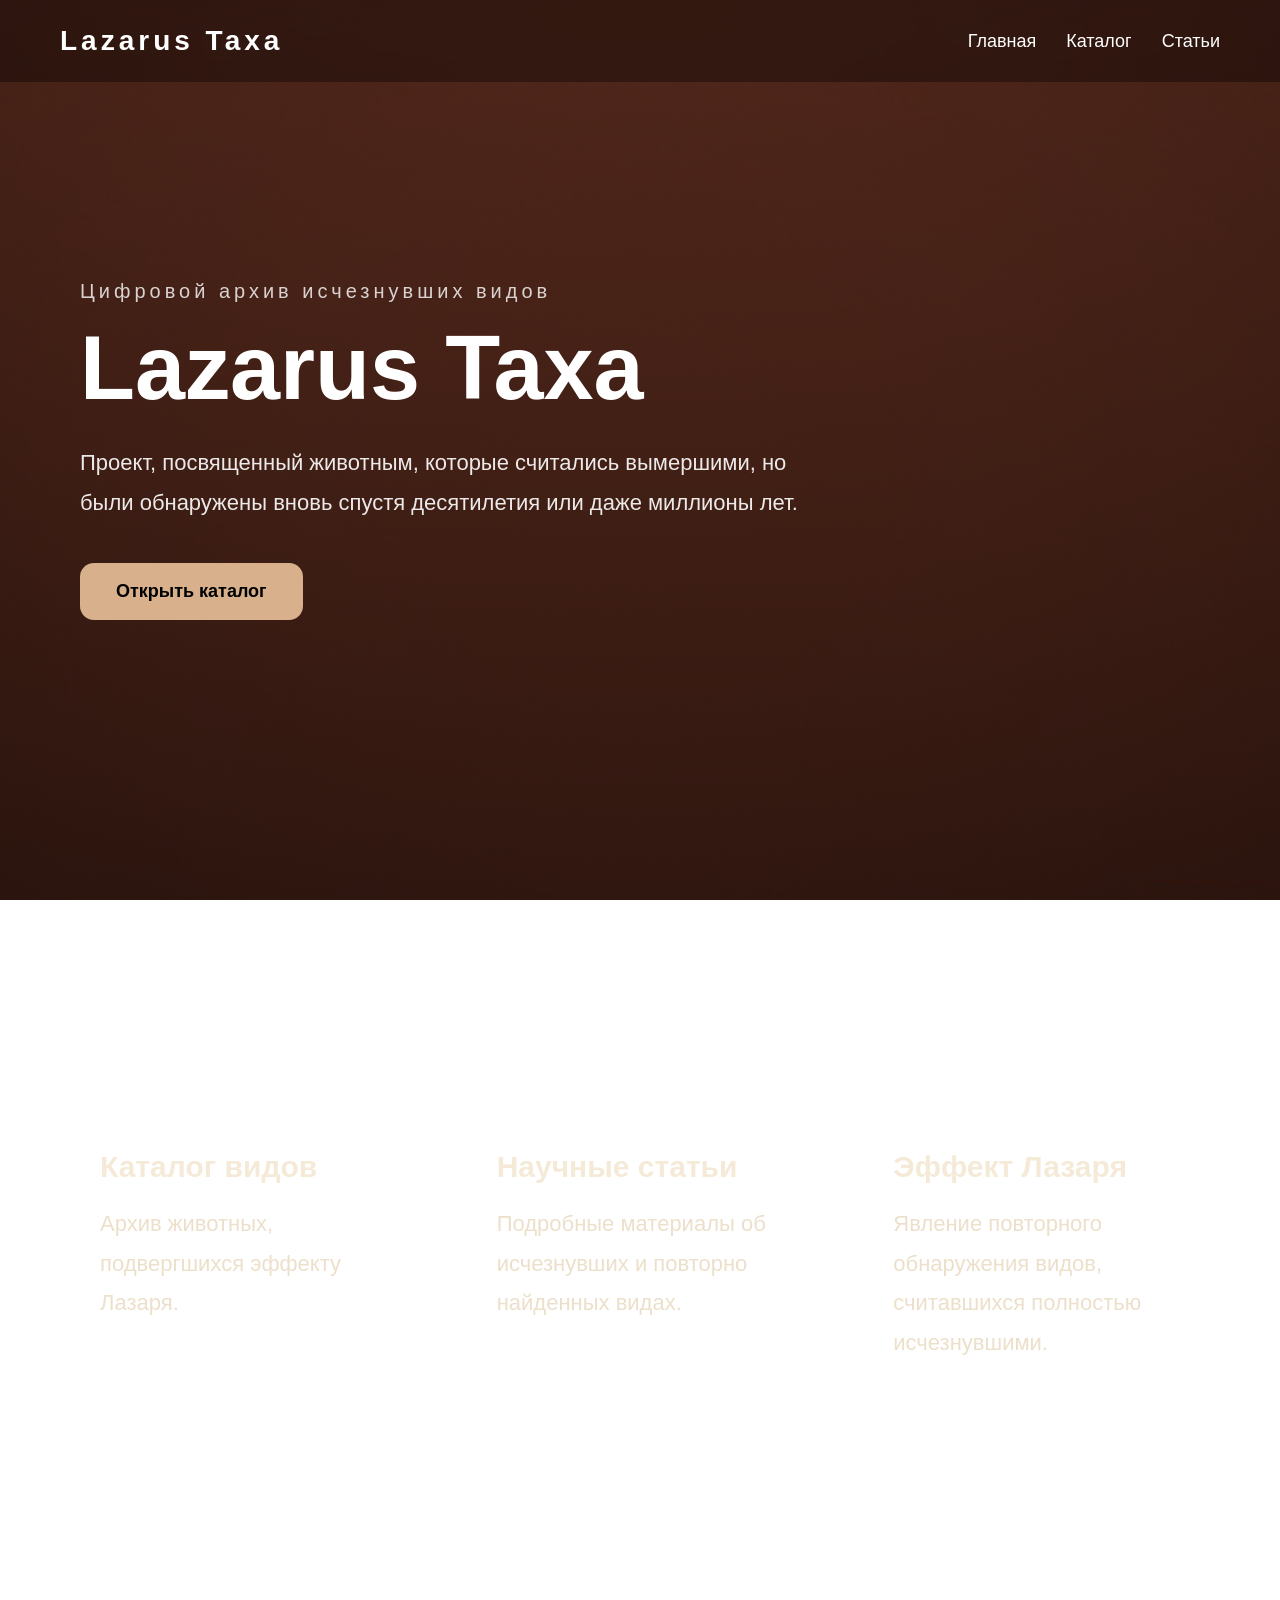
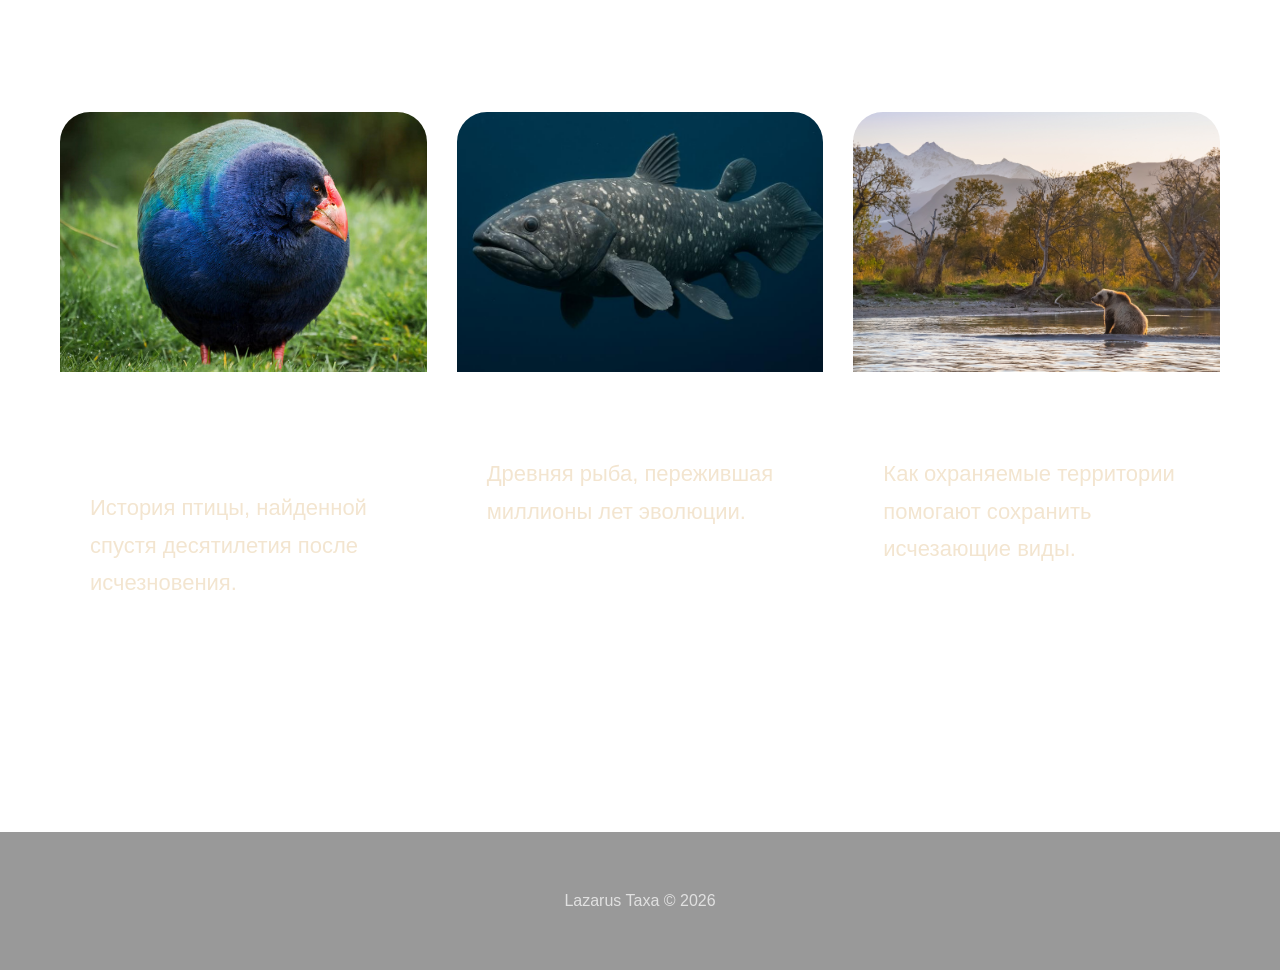
<file: index.html>
<!DOCTYPE html>
<html lang="ru">
<head>

  <meta charset="UTF-8">

  <meta name="viewport" content="width=device-width, initial-scale=1.0">

  <title>Lazarus Taxa</title>

  <link rel="stylesheet" href="style.css">

</head>

<body>

<header class="header">

  <div class="logo">
    Lazarus Taxa
  </div>

  <nav>

    <a href="index.html">
      Главная
    </a>

    <a href="catalog.html">
      Каталог
    </a>

    <a href="articles.html">
      Статьи
    </a>

  </nav>

</header>

<section class="hero">

  <div class="hero-content">

    <div class="hero-subtitle">
      Цифровой архив исчезнувших видов
    </div>

    <h1>
      Lazarus Taxa
    </h1>

    <p>
      Проект, посвященный животным, которые считались вымершими,
      но были обнаружены вновь спустя десятилетия или даже миллионы лет.
    </p>

    <a href="catalog.html" class="hero-btn">
      Открыть каталог
    </a>

  </div>

</section>

<section class="features">

  <h2 class="section-title">
    Разделы проекта
  </h2>

  <div class="features-grid">

    <a href="catalog.html" class="feature-card">

      <h3>
        Каталог видов
      </h3>

      <p>
        Архив животных, подвергшихся эффекту Лазаря.
      </p>

    </a>

    <a href="articles.html" class="feature-card">

      <h3>
        Научные статьи
      </h3>

      <p>
        Подробные материалы об исчезнувших и повторно найденных видах.
      </p>

    </a>

    <a href="article.html?id=7" class="feature-card">

      <h3>
        Эффект Лазаря
      </h3>

      <p>
        Явление повторного обнаружения видов,
        считавшихся полностью исчезнувшими.
      </p>

    </a>

  </div>

</section>

<section class="articles">

  <h2 class="section-title">
    Последние статьи
  </h2>

  <div class="articles-grid">

    <a href="article.html?id=1" class="article-preview">

      <img src="images/takahe.jpg">

      <div class="article-preview-content">

        <h3>
          Возвращение такахе
        </h3>

        <p>
          История птицы, найденной спустя десятилетия после исчезновения.
        </p>

      </div>

    </a>

    <a href="article.html?id=3" class="article-preview">

      <img src="images/fish.jpg">

      <div class="article-preview-content">

        <h3>
          Латимерия
        </h3>

        <p>
          Древняя рыба, пережившая миллионы лет эволюции.
        </p>

      </div>

    </a>

    <a href="article.html?id=5" class="article-preview">

      <img src="images/reserve.jpg">

      <div class="article-preview-content">

        <h3>
          Заповедники мира
        </h3>

        <p>
          Как охраняемые территории помогают сохранить исчезающие виды.
        </p>

      </div>

    </a>

  </div>

</section>

<footer class="footer">

  <p>
    Lazarus Taxa © 2026
  </p>

</footer>

</body>
</html>
</file>
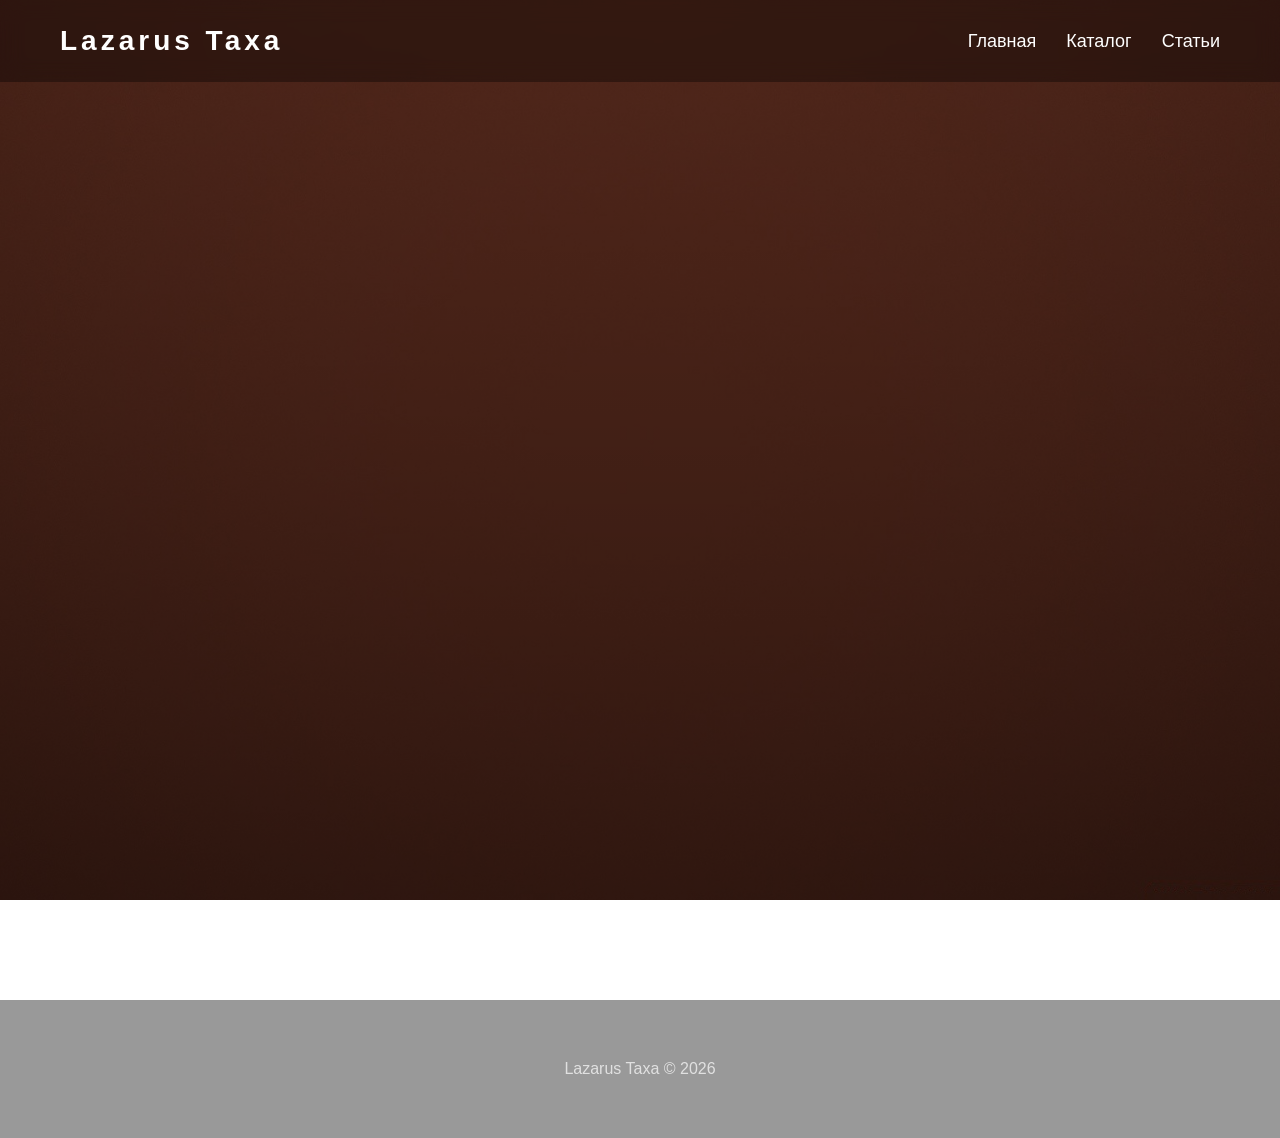
<file: article.html>
<!DOCTYPE html>
<html lang="ru">
<head>
  <meta charset="UTF-8">
  <meta name="viewport" content="width=device-width, initial-scale=1.0">

  <title>Статья</title>

  <link rel="stylesheet" href="style.css">
</head>

<body>

<header class="header">

  <div class="logo">
    Lazarus Taxa
  </div>

  <nav>
    <a href="index.html">Главная</a>
    <a href="catalog.html">Каталог</a>
    <a href="articles.html">Статьи</a>
  </nav>

</header>

<section class="article-page">

  <div id="articleContainer"></div>

</section>

<footer class="footer">

  <p>
    Lazarus Taxa © 2026
  </p>

</footer>

<script src="animals.js"></script>
<script src="script.js"></script>

</body>
</html>
</file>
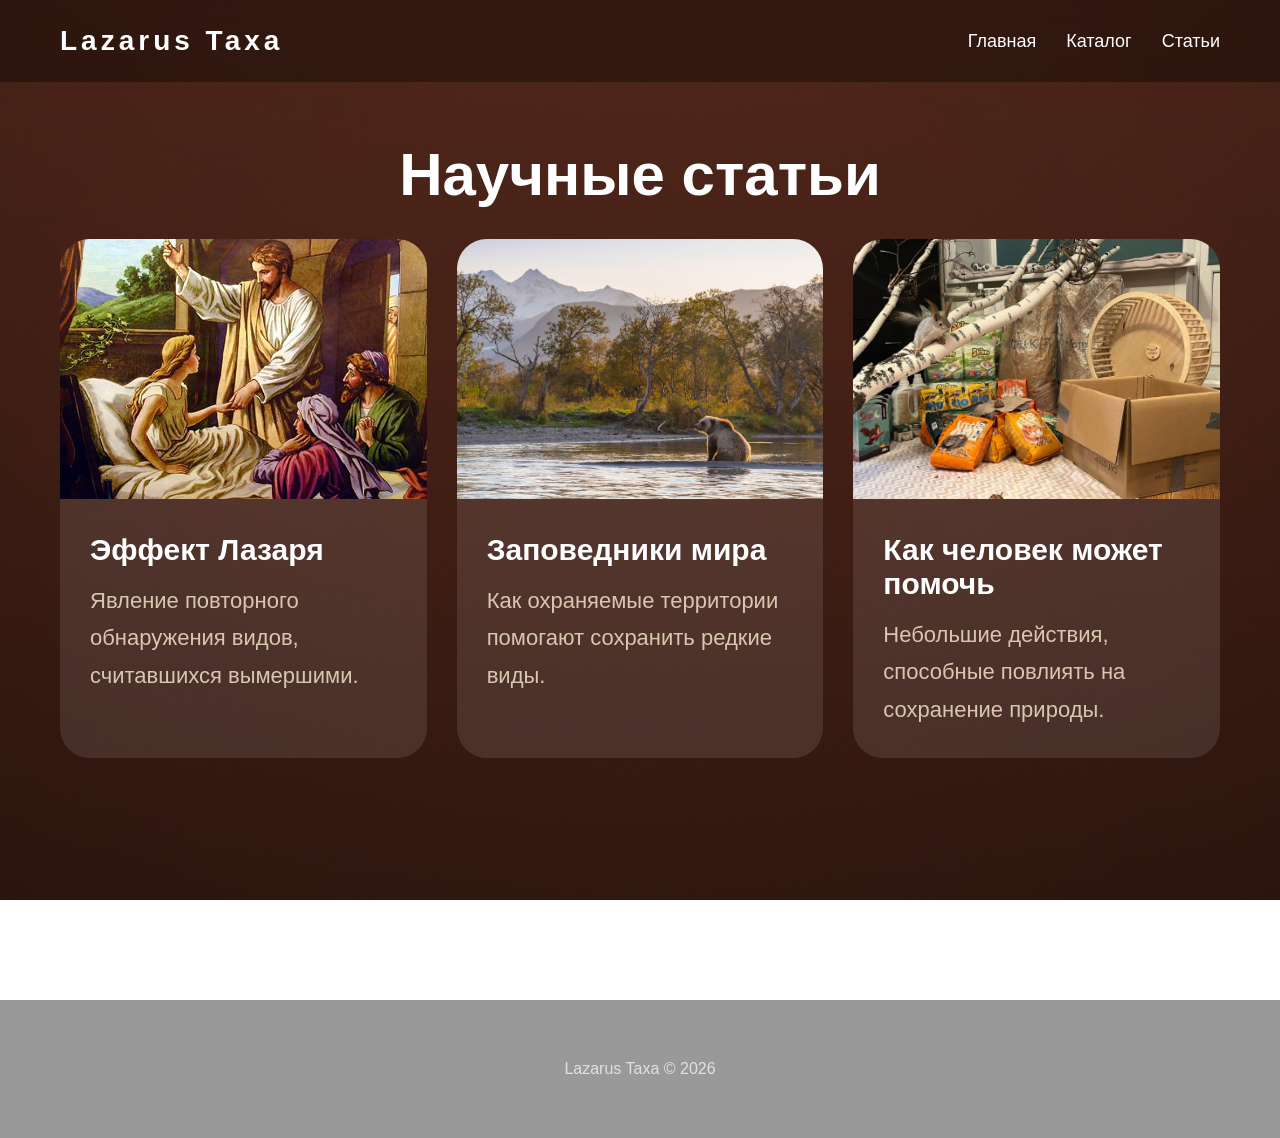
<file: articles.html>
<!DOCTYPE html>
<html lang="ru">
<head>

  <meta charset="UTF-8">

  <meta name="viewport" content="width=device-width, initial-scale=1.0">

  <title>Статьи</title>

  <link rel="stylesheet" href="style.css">

</head>

<body>

<header class="header">

  <div class="logo">
    Lazarus Taxa
  </div>

  <nav>

    <a href="index.html">Главная</a>

    <a href="catalog.html">Каталог</a>

    <a href="articles.html">Статьи</a>

  </nav>

</header>

<section class="catalog-page">

  <h1 class="section-title">
    Научные статьи
  </h1>

  <div class="articles-grid" id="articlesContainer"></div>

</section>

<footer class="footer">

  <p>
    Lazarus Taxa © 2026
  </p>

</footer>

<script src="articles.js"></script>
<script src="script.js"></script>

</body>
</html>
</file>
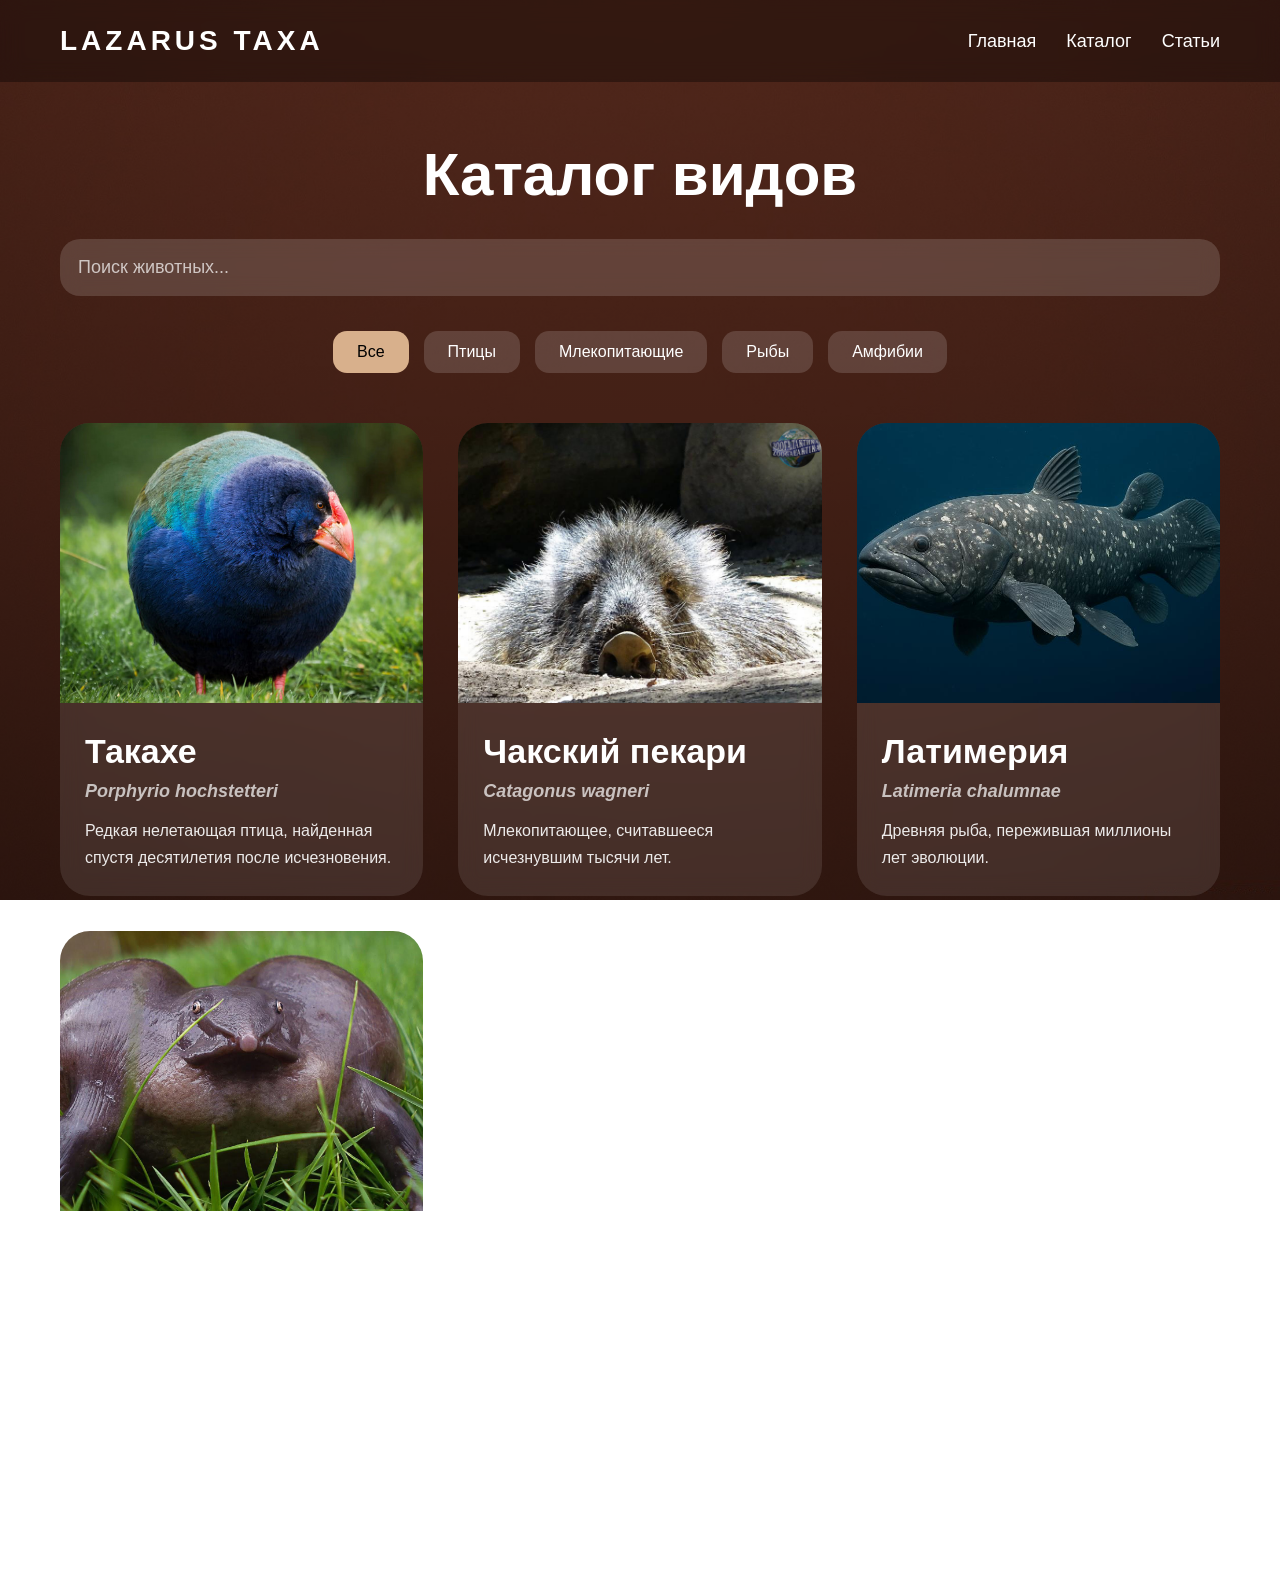
<file: catalog.html>
<!DOCTYPE html>
<html lang="ru">
<head>
  <meta charset="UTF-8" />
  <meta name="viewport" content="width=device-width, initial-scale=1.0"/>
  <title>Каталог | Lazarus Taxa</title>

  <link rel="stylesheet" href="style.css" />
</head>
<body>

<header class="header">
  <div class="logo">LAZARUS TAXA</div>

  <nav>
    <a href="index.html">Главная</a>
    <a href="catalog.html">Каталог</a>
    <a href="#">Статьи</a>
  </nav>
</header>

<section class="catalog-page">

  <h1>Каталог видов</h1>

  <input
    type="text"
    id="searchInput"
    placeholder="Поиск животных..."
  />

  <div class="filters">

    <button class="filter-btn active" data-category="all">
      Все
    </button>

    <button class="filter-btn" data-category="birds">
      Птицы
    </button>

    <button class="filter-btn" data-category="mammals">
      Млекопитающие
    </button>

    <button class="filter-btn" data-category="fish">
      Рыбы
    </button>

    <button class="filter-btn" data-category="amphibians">
      Амфибии
    </button>

  </div>

  <div class="catalog-container" id="catalogContainer"></div>

</section>

<script src="animals.js"></script>
<script src="script.js"></script>

</body>
</html>
</file>
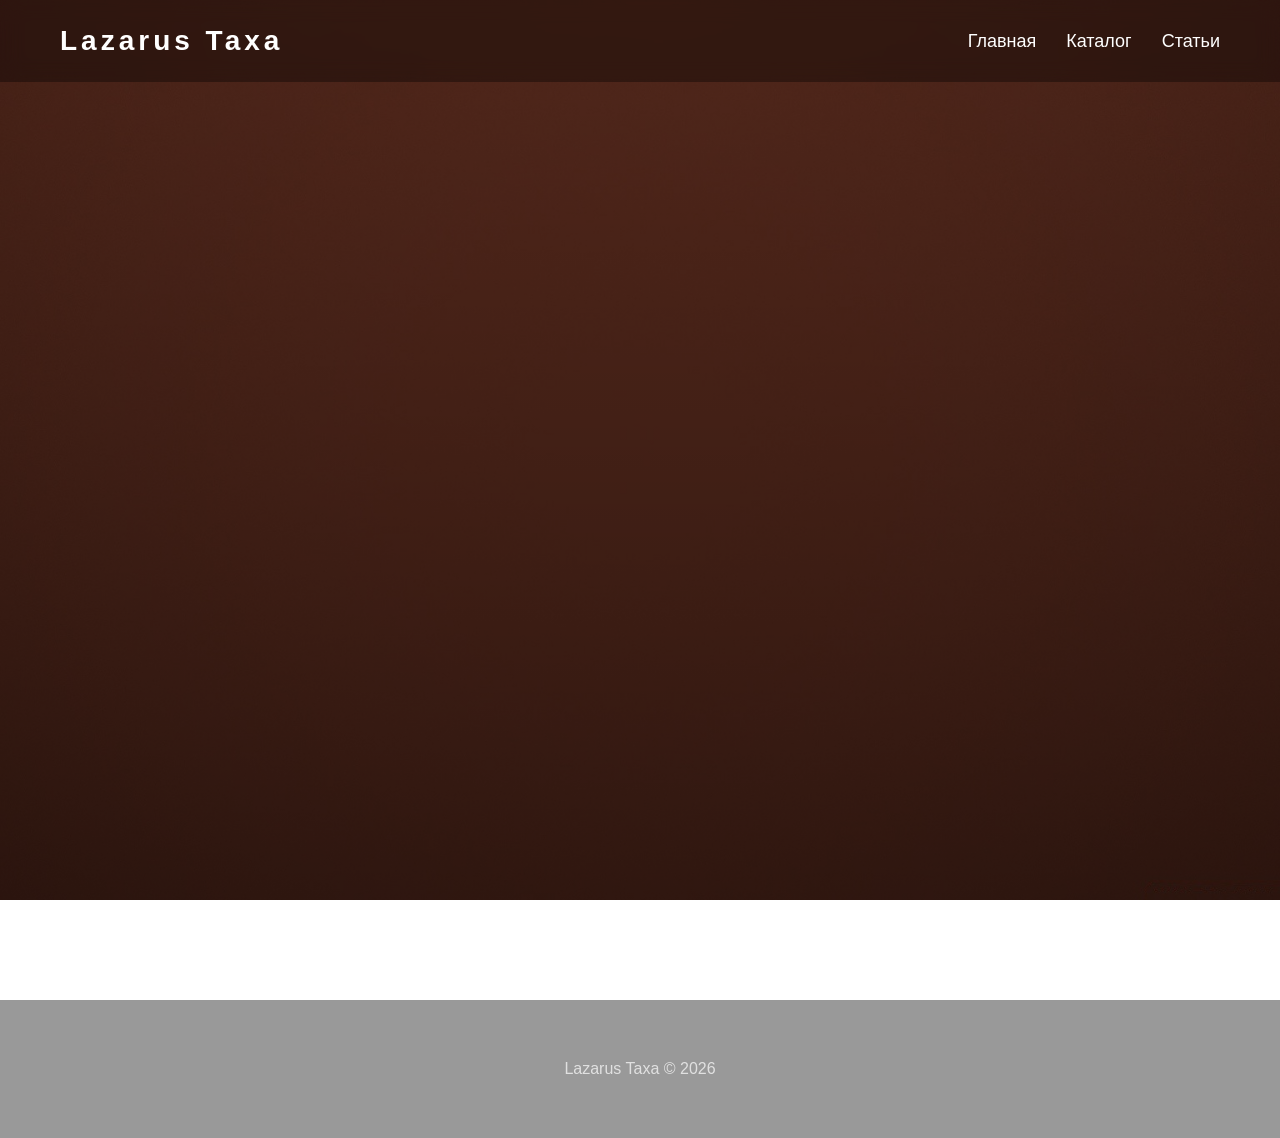
<file: page.html>
<!DOCTYPE html>
<html lang="ru">
<head>

  <meta charset="UTF-8">

  <meta name="viewport" content="width=device-width, initial-scale=1.0">

  <title>Статья</title>

  <link rel="stylesheet" href="style.css">

</head>

<body>

<header class="header">

  <div class="logo">
    Lazarus Taxa
  </div>

  <nav>

    <a href="index.html">Главная</a>

    <a href="catalog.html">Каталог</a>

    <a href="articles.html">Статьи</a>

  </nav>

</header>

<section class="article-page">

  <div id="articleContainer"></div>

</section>

<footer class="footer">

  <p>
    Lazarus Taxa © 2026
  </p>

</footer>

<script src="articles.js"></script>

<script>

const articleContainer = document.getElementById("articleContainer");

const params = new URLSearchParams(window.location.search);

const id = Number(params.get("id"));

const article = articles.find(item => item.id === id);

if(article){

  articleContainer.innerHTML = `

    <div class="article-content">

      <img class="article-image" src="${article.image}">

      <div class="article-text">

        <h1>${article.title}</h1>

        <h2>${article.subtitle}</h2>

        <p>${article.content}</p>

      </div>

    </div>

  `;
}

</script>

</body>
</html>
</file>
<file: style.css>
* {
  margin: 0;
  padding: 0;
  box-sizing: border-box;
}

body {
  font-family: Arial, sans-serif;
  background:
    linear-gradient(
      rgba(0,0,0,0.5),
      rgba(0,0,0,0.7)
    ),
    url("images/bg.jpg");

  background-size: cover;
  background-position: center;
  background-attachment: fixed;

  color: white;
  min-height: 100vh;
}

/* HEADER */

.header {
  position: fixed;
  top: 0;
  width: 100%;
  padding: 25px 60px;

  display: flex;
  justify-content: space-between;
  align-items: center;

  background: rgba(0,0,0,0.35);
  backdrop-filter: blur(10px);

  z-index: 1000;
}

.logo {
  font-size: 28px;
  font-weight: bold;
  letter-spacing: 4px;
}

nav {
  display: flex;
  gap: 30px;
}

nav a {
  color: white;
  text-decoration: none;
  font-size: 18px;
  transition: 0.3s;
}

nav a:hover {
  opacity: 0.7;
}

/* HERO */

.hero {
  height: 100vh;

  display: flex;
  align-items: center;
  padding: 0 80px;
}

.hero-content {
  max-width: 750px;
}

.hero-subtitle {
  font-size: 20px;
  letter-spacing: 4px;
  margin-bottom: 20px;
  opacity: 0.8;
}

.hero h1 {
  font-size: 90px;
  line-height: 1;
  margin-bottom: 30px;
}

.hero p {
  font-size: 22px;
  line-height: 1.8;
  margin-bottom: 40px;
  opacity: 0.9;
}

.hero-btn {
  display: inline-block;
  padding: 18px 36px;

  background: #d8b08c;
  color: black;

  text-decoration: none;
  border-radius: 14px;

  font-size: 18px;
  font-weight: bold;

  transition: 0.3s;
}

.hero-btn:hover {
  transform: translateY(-5px);
}

/* FEATURES */

.features {
  padding: 100px 60px;
}

.section-title {
  font-size: 52px;
  margin-bottom: 50px;
  text-align: center;
}

.features-grid {
  display: grid;
  grid-template-columns: repeat(auto-fit,minmax(300px,1fr));
  gap: 30px;
}

.feature-card {
  background: rgba(255,255,255,0.1);
  backdrop-filter: blur(10px);

  padding: 40px;
  border-radius: 30px;

  transition: 0.3s;
}

.feature-card:hover {
  transform: translateY(-10px);
}

.feature-card h3 {
  font-size: 30px;
  margin-bottom: 20px;
}

.feature-card p {
  line-height: 1.8;
  opacity: 0.9;
}

/* ARTICLES */

.articles {
  padding: 100px 60px;
}

.articles-grid {
  display: grid;
  grid-template-columns: repeat(auto-fit,minmax(350px,1fr));
  gap: 30px;
}

.article-preview {
  background: rgba(255,255,255,0.1);
  border-radius: 30px;
  overflow: hidden;

  text-decoration: none;
  color: white;

  transition: 0.3s;
}

.article-preview:hover {
  transform: translateY(-10px);
}

.article-preview img {
  width: 100%;
  height: 260px;
  object-fit: cover;
}

.article-preview-content {
  padding: 25px;
}

.article-preview-content h3 {
  font-size: 30px;
  margin-bottom: 15px;
}

.article-preview-content p {
  line-height: 1.7;
  opacity: 0.85;
}

/* CATALOG */

.catalog-page {
  padding: 140px 60px;
  min-height: 100vh;
}

.catalog-page h1 {
  text-align: center;
  font-size: 60px;
  margin-bottom: 30px;
}

#searchInput {
  width: 100%;
  padding: 18px;

  border: none;
  border-radius: 20px;

  margin-bottom: 35px;

  font-size: 18px;

  background: rgba(255,255,255,0.15);
  color: white;

  backdrop-filter: blur(10px);
}

#searchInput::placeholder {
  color: rgba(255,255,255,0.7);
}

.filters {
  display: flex;
  justify-content: center;
  flex-wrap: wrap;
  gap: 15px;

  margin-bottom: 50px;
}

.filter-btn {
  padding: 12px 24px;

  border: none;
  border-radius: 14px;

  background: rgba(255,255,255,0.15);
  color: white;

  cursor: pointer;

  font-size: 16px;

  transition: 0.3s;
}

.filter-btn:hover {
  transform: translateY(-3px);
}

.filter-btn.active {
  background: #d8b08c;
  color: black;
}

.catalog-container {
  display: grid;
  grid-template-columns: repeat(auto-fit,minmax(320px,1fr));
  gap: 35px;
}

/* ANIMAL CARD */

.animal-card {
  background: rgba(255,255,255,0.1);
  backdrop-filter: blur(10px);

  border-radius: 30px;
  overflow: hidden;

  text-decoration: none;
  color: white;

  transition: 0.3s;
}

.animal-card:hover {
  transform: translateY(-10px);
}

.animal-card img {
  width: 100%;
  height: 280px;
  object-fit: cover;
}

.animal-info {
  padding: 25px;
}

.animal-info h2 {
  font-size: 34px;
  margin-bottom: 10px;
}

.animal-info h3 {
  font-size: 18px;
  opacity: 0.7;
  margin-bottom: 15px;
  font-style: italic;
}

.animal-info p {
  line-height: 1.7;
  opacity: 0.9;
}

/* ARTICLE PAGE */

.article-page {
  padding: 140px 20px;

  display: flex;
  justify-content: center;
}

.article-card {
  max-width: 950px;

  background: rgba(255,255,255,0.1);
  backdrop-filter: blur(10px);

  border-radius: 35px;
  overflow: hidden;
}

.article-image {
  width: 100%;
  height: 500px;
  object-fit: cover;
}

.article-content {
  padding: 45px;
}

.article-content h1 {
  font-size: 60px;
  margin-bottom: 10px;
}

.article-content h2 {
  font-size: 22px;
  opacity: 0.7;
  margin-bottom: 30px;
  font-style: italic;
}

.article-content p {
  font-size: 22px;
  line-height: 1.9;
  opacity: 0.95;
}

/* FOOTER */

.footer {
  padding: 60px;
  text-align: center;

  background: rgba(0,0,0,0.4);
  margin-top: 100px;
}

.footer p {
  opacity: 0.7;
}

/* MOBILE */

max-width: 768px {

  .header {
    padding: 20px;
  }

  nav {
    gap: 15px;
  }

  nav a {
    font-size: 14px;
  }

  .hero {
    padding: 0 25px;
  }

  .hero h1 {
    font-size: 54px;
  }

  .hero p {
    font-size: 18px;
  }

  .features,
  .articles,
  .catalog-page {
    padding: 100px 20px;
  }

  .section-title {
    font-size: 42px;
  }

  .article-content h1 {
    font-size: 42px;
  }

  .article-content p {
    font-size: 18px;
  }

  .article-image {
    height: 300px;
  }
}
.features-grid a{
  text-decoration:none;
  color:#eadcc5;
}

.feature-card{
  transition:0.3s;
}

.feature-card:hover{
  transform:translateY(-8px);
  background:rgba(255,255,255,0.12);
}

.article-page{
  padding:140px 8%;
  min-height:100vh;
}

.article-content{
  max-width:1100px;
  margin:auto;
  background:rgba(0,0,0,0.45);
  border-radius:30px;
  overflow:hidden;
  backdrop-filter:blur(8px);
}

.article-image{
  width:100%;
  height:500px;
  object-fit:cover;
}

.article-text{
  padding:50px;
}

.article-text h1{
  font-size:52px;
  margin-bottom:10px;
  color:#f1e1c8;
}

.article-text h2{
  font-size:26px;
  opacity:0.7;
  margin-bottom:30px;
  font-style:italic;
}

.article-text p{
  font-size:24px;
  line-height:1.9;
  color:#f5ead7;
}

.article-preview-content{
  padding:30px;
}

.article-preview-content p{
  font-size:22px;
  line-height:1.7;
  color:#f1e1c8;
}

.feature-card p{
  color:#eadcc5;
  font-size:22px;
}

.feature-card h3{
  color:#f5ead7;
}
</file>
